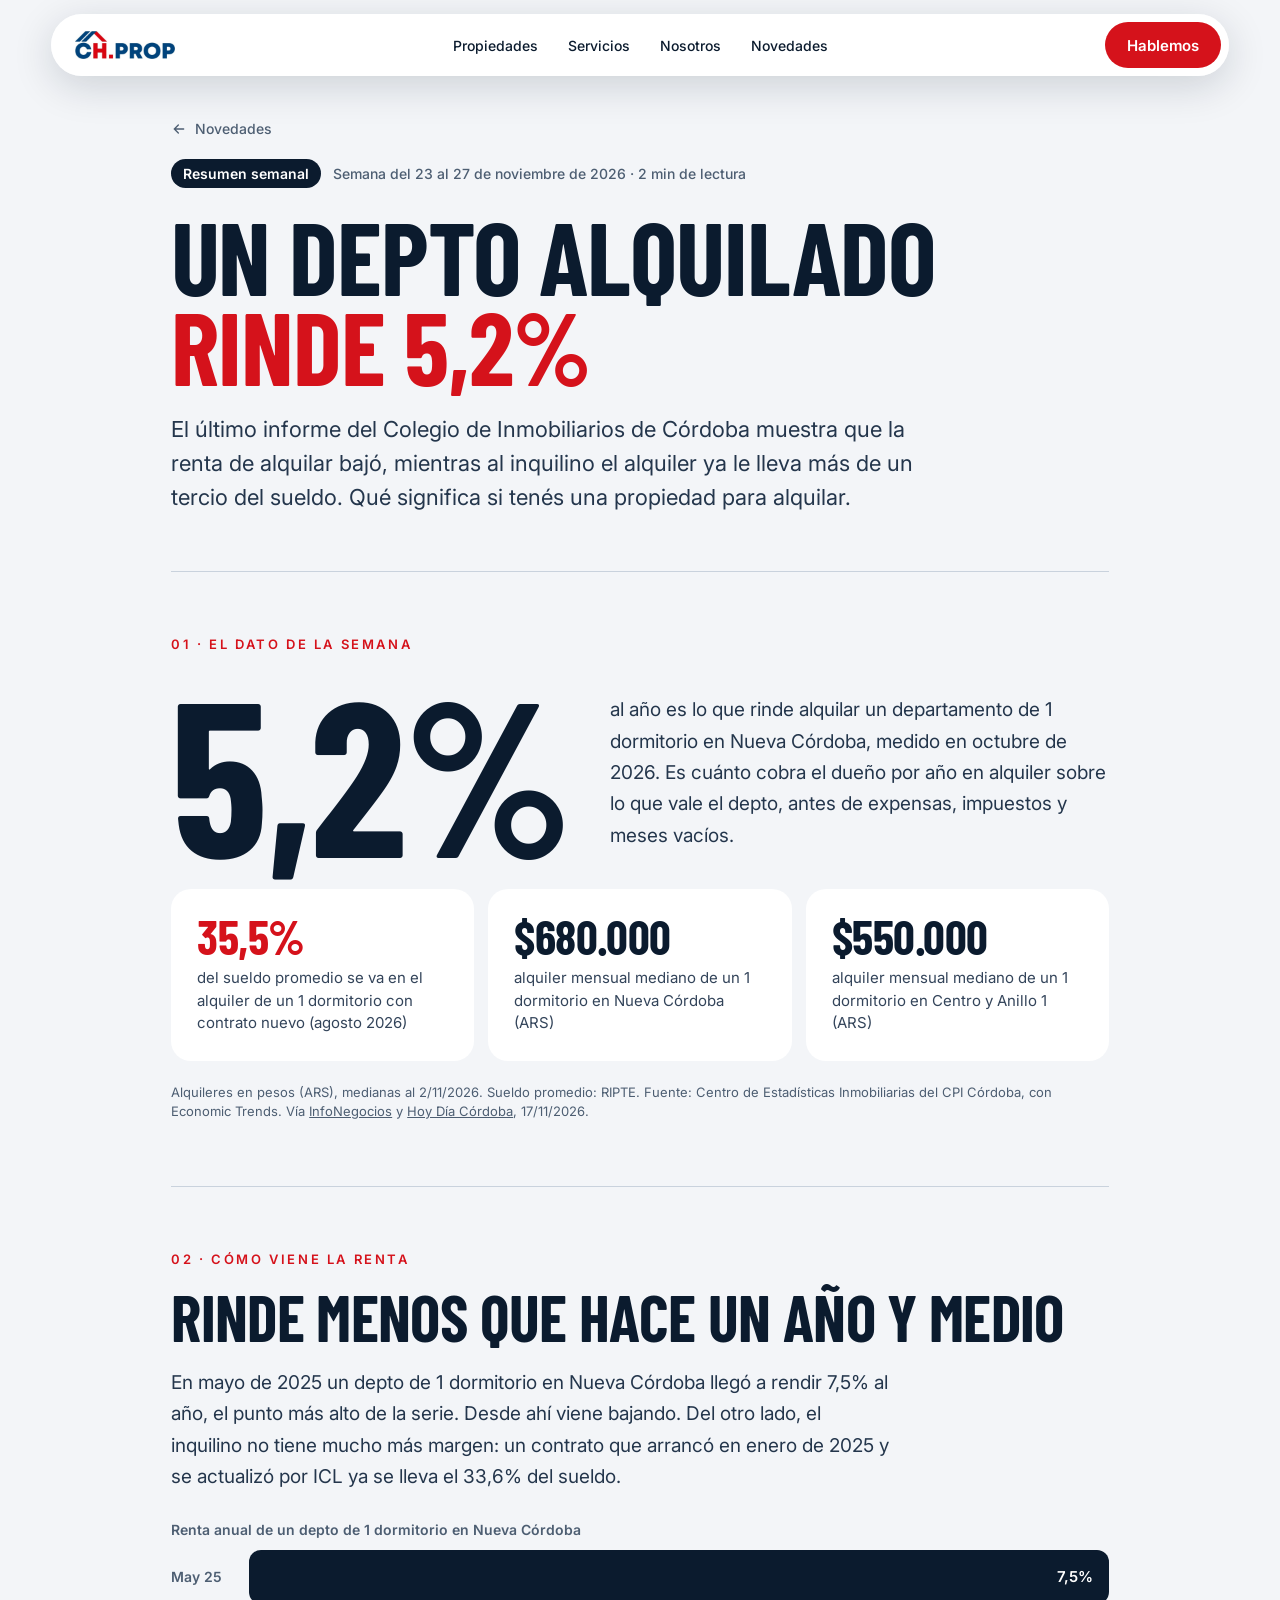
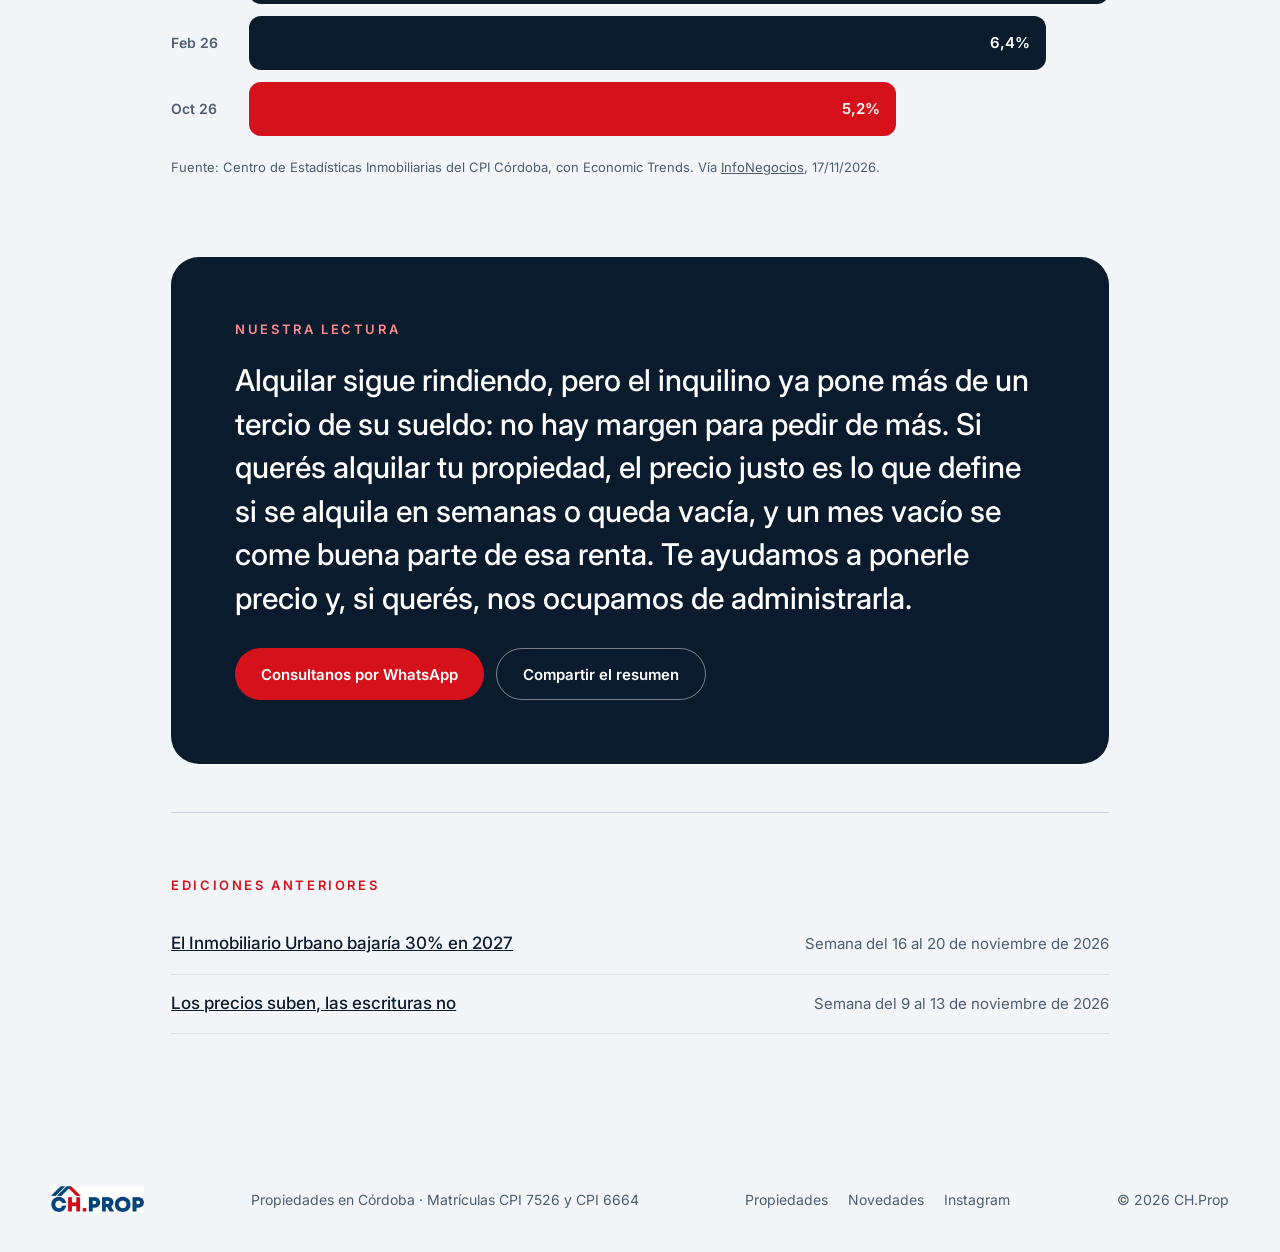
<file: novedades.html>
<!DOCTYPE html>
<html lang="es">
<head>
<meta charset="UTF-8">
<meta name="viewport" content="width=device-width, initial-scale=1, viewport-fit=cover">
<title>Cuánto rinde alquilar un depto en Nueva Córdoba: 5,2% al año – Novedades CH.Prop</title>
<meta name="description" content="Alquilar un departamento de 1 dormitorio en Nueva Córdoba rinde 5,2% al año y al inquilino le lleva más de un tercio del sueldo. Qué significa si tenés una propiedad para alquilar.">
<meta name="theme-color" content="#07182E">
<meta property="og:title" content="Cuánto rinde alquilar un depto en Nueva Córdoba: 5,2% al año – Novedades CH.Prop">
<meta property="og:description" content="Alquilar un departamento de 1 dormitorio en Nueva Córdoba rinde 5,2% al año y al inquilino le lleva más de un tercio del sueldo. Qué significa si tenés una propiedad para alquilar.">
<meta property="og:type" content="article">
<link rel="canonical" href="https://chprop.com.ar/novedades/2026-11-23.html">
<meta property="og:url" content="https://chprop.com.ar/novedades/2026-11-23.html">
<meta property="og:image" content="https://chprop.com.ar/logo-chprop.png">
<script type="application/ld+json">
{
 "@context": "https://schema.org",
 "@type": "NewsArticle",
 "headline": "Un depto alquilado rinde 5,2% al año",
 "description": "Alquilar un departamento de 1 dormitorio en Nueva Córdoba rinde 5,2% al año y al inquilino le lleva más de un tercio del sueldo. Qué significa si tenés una propiedad para alquilar.",
 "datePublished": "2026-11-23T09:00:00-03:00",
 "dateModified": "2026-11-23T09:00:00-03:00",
 "inLanguage": "es-AR",
 "mainEntityOfPage": "https://chprop.com.ar/novedades/2026-11-23.html",
 "image": "https://chprop.com.ar/logo-chprop.png",
 "author": {
  "@type": "Organization",
  "name": "CH.Prop",
  "url": "https://chprop.com.ar/"
 },
 "publisher": {
  "@type": "Organization",
  "name": "CH.Prop",
  "url": "https://chprop.com.ar/",
  "logo": {
   "@type": "ImageObject",
   "url": "https://chprop.com.ar/logo-chprop.png"
  }
 },
 "about": {
  "@type": "Place",
  "name": "Córdoba, Argentina"
 }
}
</script>
<link rel="icon" href="/favicon.ico" sizes="any">
<link rel="icon" type="image/png" href="/icono-192.png">
<link rel="apple-touch-icon" href="/icono-180.png">
<link rel="preconnect" href="https://fonts.googleapis.com">
<link rel="preconnect" href="https://fonts.gstatic.com" crossorigin>
<link href="https://fonts.googleapis.com/css2?family=Barlow+Condensed:wght@500;600;700&family=Inter:wght@400;500;600&display=swap" rel="stylesheet">
<link rel="stylesheet" href="/estilos.css">
<style>
.art{max-width:1040px;margin:0 auto;padding:120px var(--pad) 40px}
.blk{display:flex;flex-direction:column;gap:22px;padding:64px 0;border-top:1px solid var(--line)}
.body{margin:0;font-size:19px;line-height:1.65;color:#24364C;max-width:720px}
.src{margin:0;font-size:13px;line-height:1.5;color:var(--muted)}.src a{color:var(--muted)}
.tiles{display:grid;grid-template-columns:repeat(auto-fit,minmax(200px,1fr));gap:14px}
.tile{background:#fff;border-radius:20px;padding:26px;display:flex;flex-direction:column;gap:10px}
.tile b{font-size:48px}.tile span{font-size:15px;color:var(--body)}
.brow{display:flex;align-items:center;gap:14px}
.brow>span{width:44px;flex:none;font:600 14px Inter,sans-serif;color:var(--muted)}
.bar{height:54px;border-radius:12px;display:flex;align-items:center;justify-content:flex-end;padding:0 16px;font:600 15px Inter,sans-serif;transform-origin:left;transform:scaleX(0);transition:transform 1.2s var(--ease)}
.in .bar,.bars-in .bar{transform:none}
.rate{display:flex;justify-content:space-between;align-items:baseline;gap:16px;padding:18px 0;border-bottom:1px solid var(--line-l);flex-wrap:wrap}
.rate b{font-size:36px}
.h{margin:0;font-size:clamp(42px,5vw,72px)}
@media (max-width:900px){.art{padding-top:100px}.blk{padding:48px 0}.body{font-size:17px}.tile b{font-size:42px}}
@media (prefers-reduced-motion:reduce){.bar{transform:none}}
</style>
</head>
<body>

<header class="nav">
  <div class="nav-in">
    <a href="/" class="nav-logo" aria-label="CH.Prop — inicio"><img src="/logo-chprop.png" alt="CH.Prop" width="100" height="28"></a>
    <nav class="nav-links" aria-label="Principal">
      <a href="/#propiedades">Propiedades</a>
      <a href="/#servicios">Servicios</a>
      <a href="/#nosotros">Nosotros</a>
      <a href="/novedades.html">Novedades</a>
    </nav>
    <a class="btn red nav-cta" href="https://wa.me/5493518626653" target="_blank" rel="noopener">Hablemos</a>
    <a class="burger" href="/" aria-label="Volver al inicio" style="text-decoration:none"><svg width="20" height="20" viewBox="0 0 24 24" fill="none" stroke="currentColor" stroke-width="2" stroke-linecap="round" aria-hidden="true"><path d="M19 12H5M11 6l-6 6 6 6"/></svg></a>
  </div>
</header>

<main class="art">
  <div style="display:flex;flex-direction:column;gap:22px;padding-bottom:56px">
    <a href="/#novedades" class="fade" style="display:inline-flex;align-items:center;gap:8px;font:500 14px Inter,sans-serif;color:var(--muted);text-decoration:none"><svg width="16" height="16" viewBox="0 0 24 24" fill="none" stroke="currentColor" stroke-width="2" stroke-linecap="round" aria-hidden="true"><path d="M19 12H5M11 6l-6 6 6 6"/></svg>Novedades</a>
    <span class="fade" style="animation-delay:.1s;display:flex;gap:12px;flex-wrap:wrap;align-items:center;font:500 14px Inter,sans-serif;color:var(--muted)">
      <span style="background:var(--ink);color:#fff;padding:6px 12px;border-radius:999px;font-weight:600">Resumen semanal</span>
      Semana del 23 al 27 de noviembre de 2026 · 2 min de lectura
    </span>
    <h1 class="disp fade" style="animation-delay:.2s;margin:0;font-size:clamp(52px,8vw,112px)">Un depto alquilado<br><span style="color:var(--red)">rinde 5,2%</span></h1>
    <p class="fade" style="animation-delay:.3s;margin:0;font-size:clamp(18px,2vw,22px);line-height:1.55;color:#24364C;max-width:760px">El último informe del Colegio de Inmobiliarios de Córdoba muestra que la renta de alquilar bajó, mientras al inquilino el alquiler ya le lleva más de un tercio del sueldo. Qué significa si tenés una propiedad para alquilar.</p>
  </div>

  <section class="blk">
    <span class="kicker rv">01 · El dato de la semana</span>
    <div class="rv" style="display:flex;flex-wrap:wrap;align-items:flex-end;gap:8px 40px">
      <span class="disp" style="font-size:clamp(110px,18vw,220px)">5,2%</span>
      <p class="body" style="flex:1 1 260px;padding-bottom:16px">al año es lo que rinde alquilar un departamento de 1 dormitorio en Nueva Córdoba, medido en octubre de 2026. Es cuánto cobra el dueño por año en alquiler sobre lo que vale el depto, antes de expensas, impuestos y meses vacíos.</p>
    </div>
    <div class="tiles rv">
      <div class="tile"><b class="disp" style="color:var(--red)">35,5%</b><span>del sueldo promedio se va en el alquiler de un 1 dormitorio con contrato nuevo (agosto 2026)</span></div>
      <div class="tile"><b class="disp">$680.000</b><span>alquiler mensual mediano de un 1 dormitorio en Nueva Córdoba (ARS)</span></div>
      <div class="tile"><b class="disp">$550.000</b><span>alquiler mensual mediano de un 1 dormitorio en Centro y Anillo 1 (ARS)</span></div>
    </div>
    <p class="src rv">Alquileres en pesos (ARS), medianas al 2/11/2026. Sueldo promedio: RIPTE. Fuente: Centro de Estadísticas Inmobiliarias del CPI Córdoba, con Economic Trends. Vía <a href="https://infonegocios.info/plus/alquilar-un-departamento-de-un-dormitorio-en-nueva-cordoba-se-lleva-el-36-del-sueldo-al-dueno-le-rinde-5-2-al-ano" target="_blank" rel="noopener">InfoNegocios</a> y <a href="https://hoydia.com.ar/economia/alquiler-cordoba-tercio-salario-renta/" target="_blank" rel="noopener">Hoy Día Córdoba</a>, 17/11/2026.</p>
  </section>

  <section class="blk">
    <span class="kicker rv">02 · Cómo viene la renta</span>
    <h2 class="disp h rv">Rinde menos que hace un año y medio</h2>
    <p class="body rv">En mayo de 2025 un depto de 1 dormitorio en Nueva Córdoba llegó a rendir 7,5% al año, el punto más alto de la serie. Desde ahí viene bajando. Del otro lado, el inquilino no tiene mucho más margen: un contrato que arrancó en enero de 2025 y se actualizó por ICL ya se lleva el 33,6% del sueldo.</p>
    <div class="rv" style="display:flex;flex-direction:column;gap:12px;padding-top:6px">
      <span style="font:600 14px Inter,sans-serif;color:var(--muted)">Renta anual de un depto de 1 dormitorio en Nueva Córdoba</span>
      <div class="brow"><span style="width:64px">May 25</span><div class="bar" style="width:100%;background:var(--ink);color:#fff">7,5%</div></div>
      <div class="brow"><span style="width:64px">Feb 26</span><div class="bar" style="width:85%;background:var(--ink);color:#fff;transition-delay:.15s">6,4%</div></div>
      <div class="brow"><span style="width:64px">Oct 26</span><div class="bar" style="width:69%;background:var(--red);color:#fff;transition-delay:.3s">5,2%</div></div>
    </div>
    <p class="src rv">Fuente: Centro de Estadísticas Inmobiliarias del CPI Córdoba, con Economic Trends. Vía <a href="https://infonegocios.info/plus/alquilar-un-departamento-de-un-dormitorio-en-nueva-cordoba-se-lleva-el-36-del-sueldo-al-dueno-le-rinde-5-2-al-ano" target="_blank" rel="noopener">InfoNegocios</a>, 17/11/2026.</p>
  </section>

  <section class="rv" style="background:var(--ink);color:#fff;border-radius:28px;padding:clamp(28px,5vw,64px);display:flex;flex-direction:column;gap:22px;margin-top:16px">
    <span class="kicker" style="color:#FF8A8F">Nuestra lectura</span>
    <p style="margin:0;font:500 clamp(20px,2.4vw,30px)/1.45 Inter,sans-serif;max-width:820px">Alquilar sigue rindiendo, pero el inquilino ya pone más de un tercio de su sueldo: no hay margen para pedir de más. Si querés alquilar tu propiedad, el precio justo es lo que define si se alquila en semanas o queda vacía, y un mes vacío se come buena parte de esa renta. Te ayudamos a ponerle precio y, si querés, nos ocupamos de administrarla.</p>
    <div style="display:flex;gap:12px;flex-wrap:wrap;padding-top:6px">
      <a class="btn red" href="https://wa.me/5493518626653?text=Hola%2C%20le%C3%AD%20el%20resumen%20semanal%20y%20quiero%20consultar" target="_blank" rel="noopener">Consultanos por WhatsApp</a>
      <button type="button" class="btn ghost" id="share">Compartir el resumen</button>
    </div>
  </section>

  <section class="blk" style="margin-top:48px">
    <span class="kicker rv">Ediciones anteriores</span>
    <ul class="rv" style="margin:0;padding:0;list-style:none;display:flex;flex-direction:column">
      <li class="rate"><a href="/novedades/2026-11-16.html" style="font:500 17px Inter,sans-serif;color:var(--ink)">El Inmobiliario Urbano bajaría 30% en 2027</a><span style="color:var(--muted);font-size:15px">Semana del 16 al 20 de noviembre de 2026</span></li>
      <li class="rate"><a href="/novedades/2026-11-09.html" style="font:500 17px Inter,sans-serif;color:var(--ink)">Los precios suben, las escrituras no</a><span style="color:var(--muted);font-size:15px">Semana del 9 al 13 de noviembre de 2026</span></li>
    </ul>
  </section>
</main>

<footer class="foot">
  <div class="foot-in">
    <img src="/logo-chprop.png" alt="CH.Prop" loading="lazy">
    <span>Propiedades en Córdoba · Matrículas CPI 7526 y CPI 6664</span>
    <nav aria-label="Pie"><a href="/#propiedades">Propiedades</a><a href="/novedades.html">Novedades</a><a href="https://www.instagram.com/ch.prop.ok" target="_blank" rel="noopener">Instagram</a></nav>
    <span>© 2026 CH.Prop</span>
  </div>
</footer>

<script>
(function () {
  var io = 'IntersectionObserver' in window ? new IntersectionObserver(function (es) {
    es.forEach(function (e) { if (e.isIntersecting) { e.target.classList.add('in'); io.unobserve(e.target); } });
  }, { rootMargin: '0px 0px -8% 0px' }) : null;
  document.querySelectorAll('.rv').forEach(function (el) { io ? io.observe(el) : el.classList.add('in'); });
  window.addEventListener('scroll', function () {
    document.querySelectorAll('.rv:not(.in)').forEach(function (el) { if (el.getBoundingClientRect().top < innerHeight) el.classList.add('in'); });
  }, { passive: true });
  var b = document.getElementById('share');
  b.addEventListener('click', function () {
    var url = location.href;
    if (navigator.share) { navigator.share({ title: document.title, url: url }).catch(function () {}); return; }
    if (navigator.clipboard) navigator.clipboard.writeText(url);
    b.textContent = 'Enlace copiado';
  });
})();
</script>
</body>
</html>
</file>
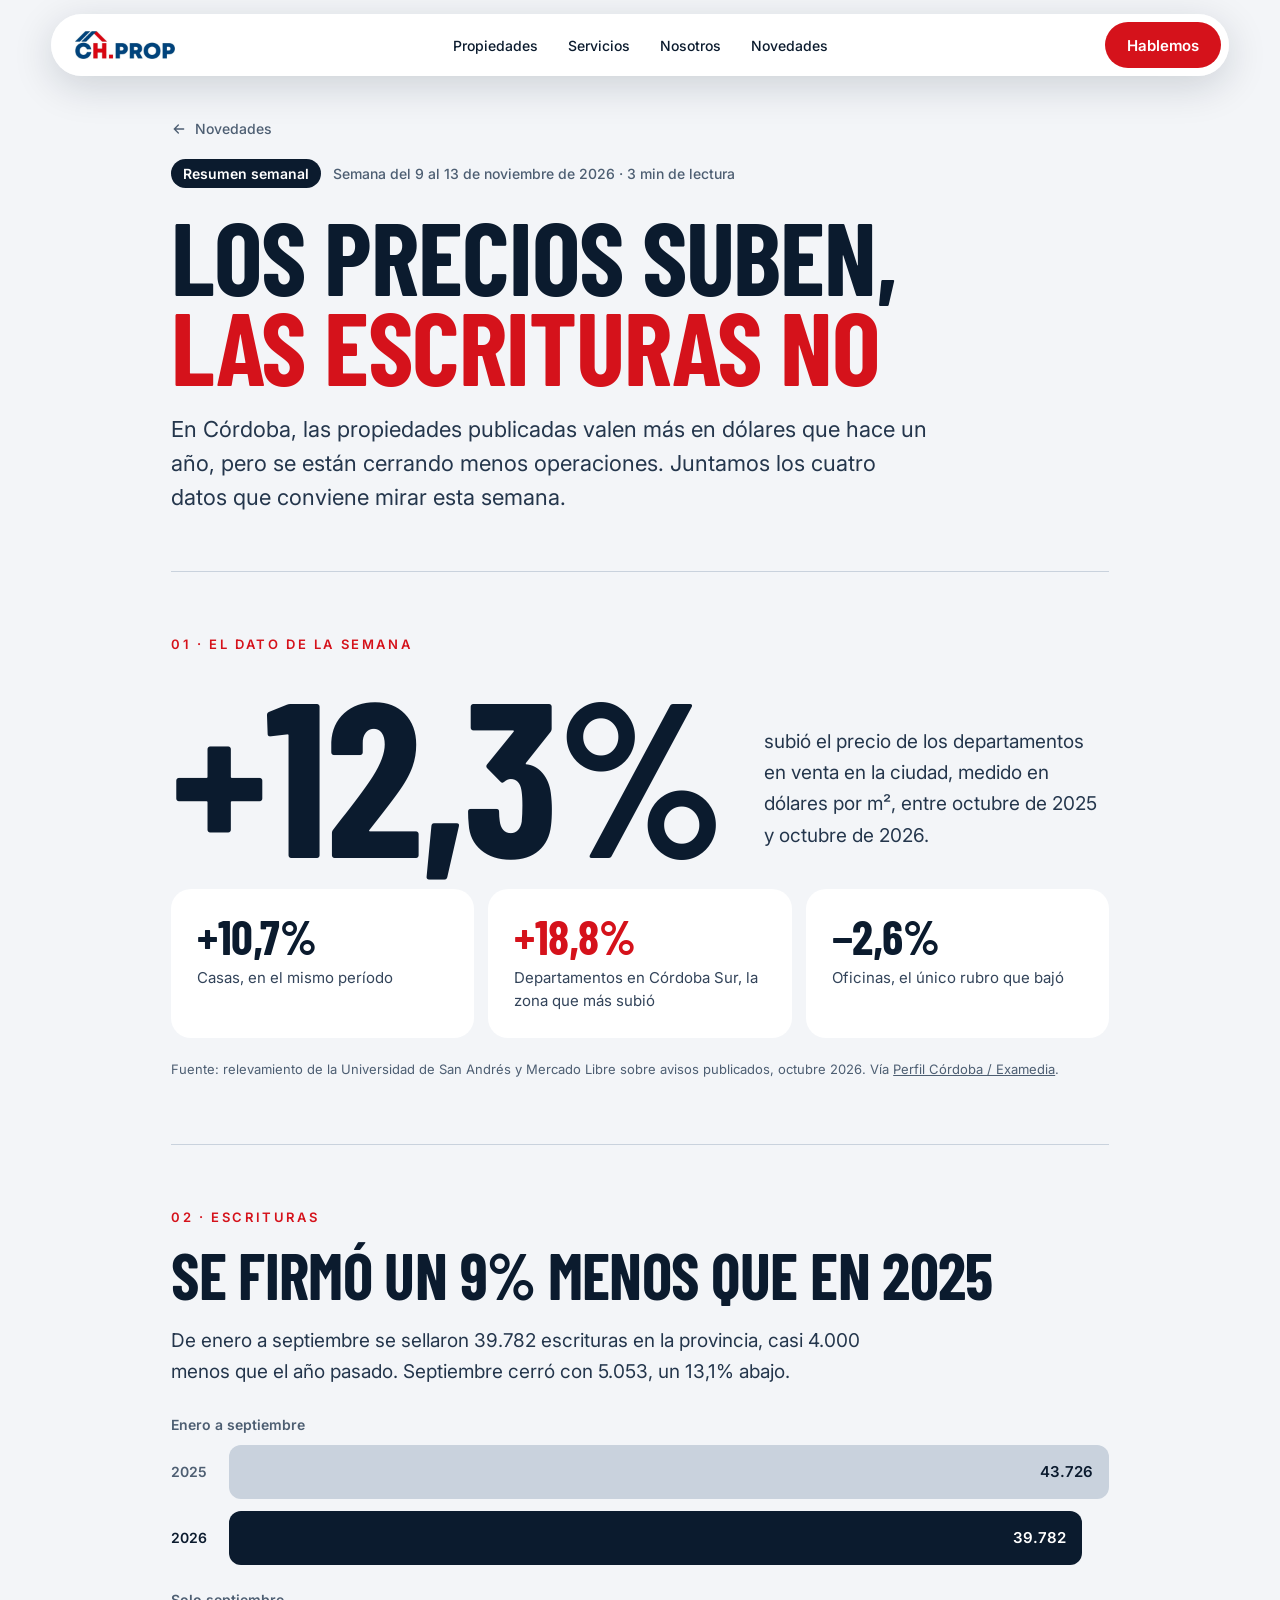
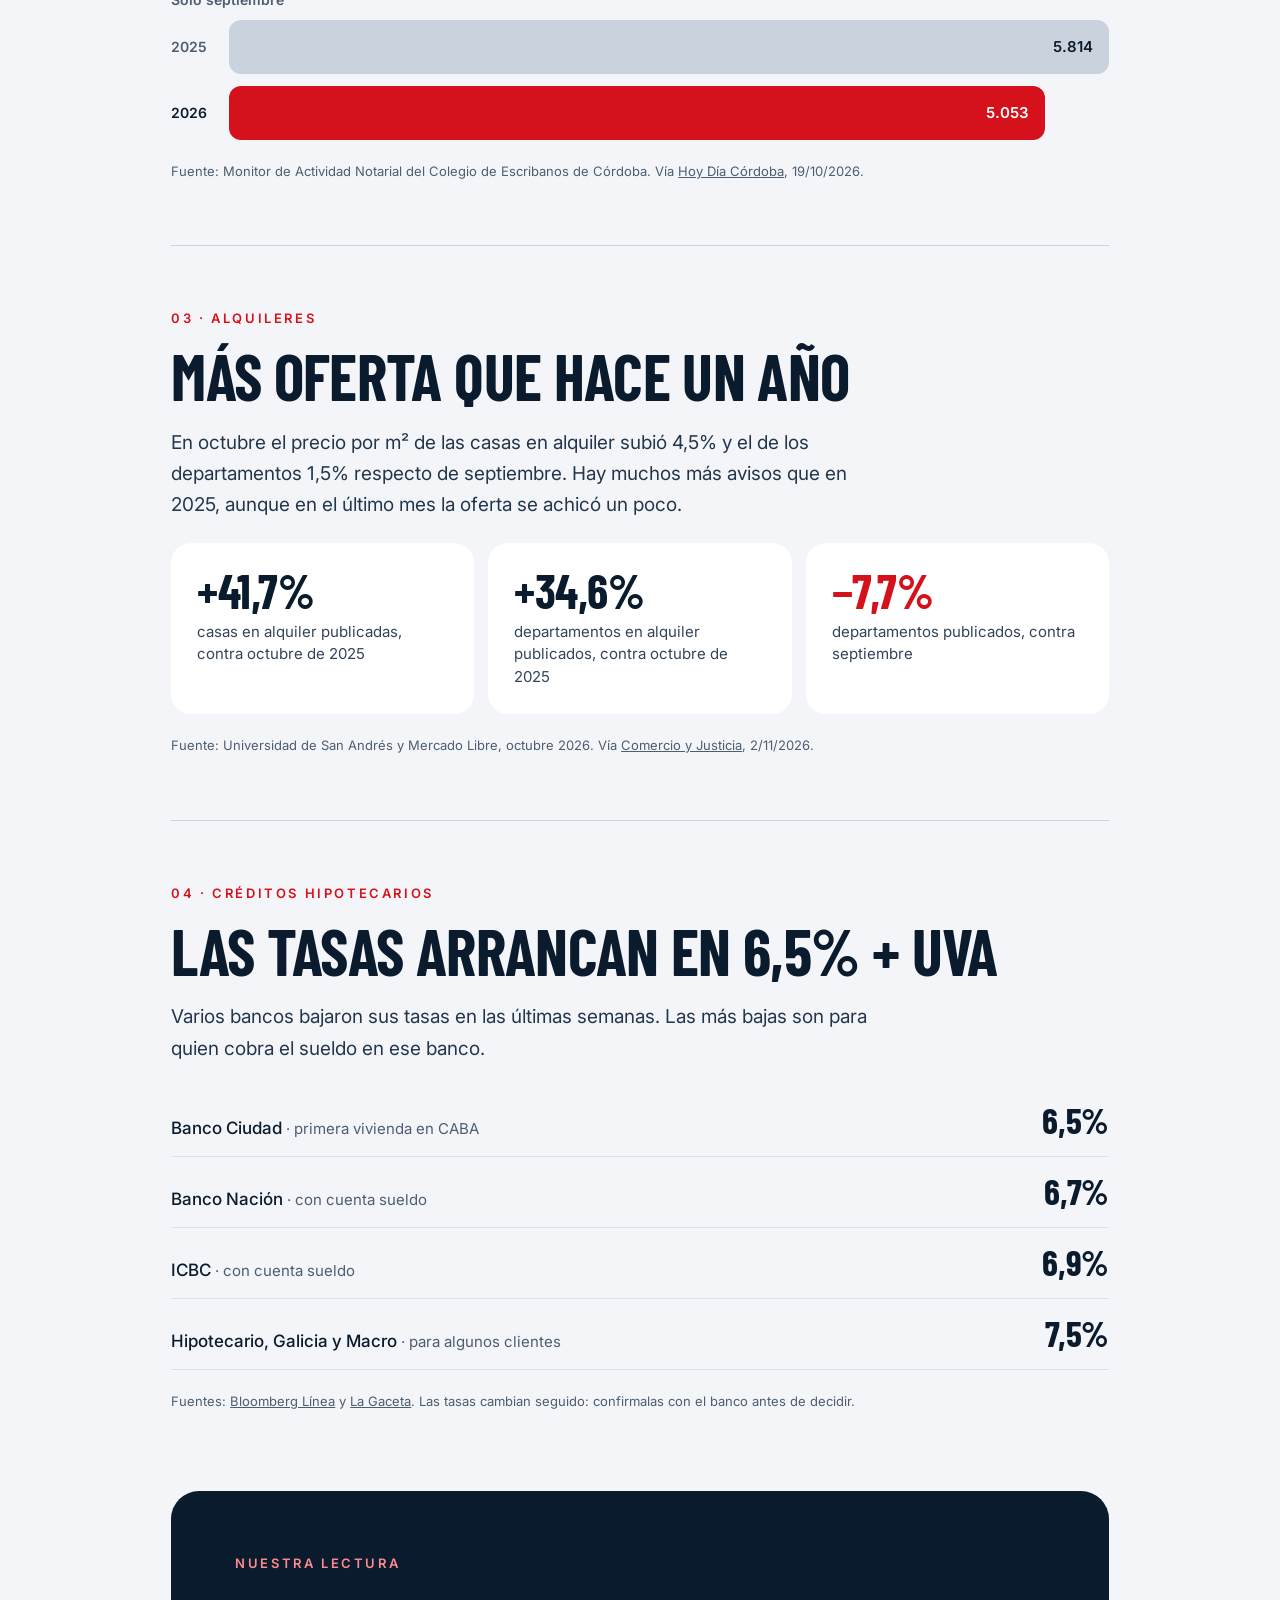
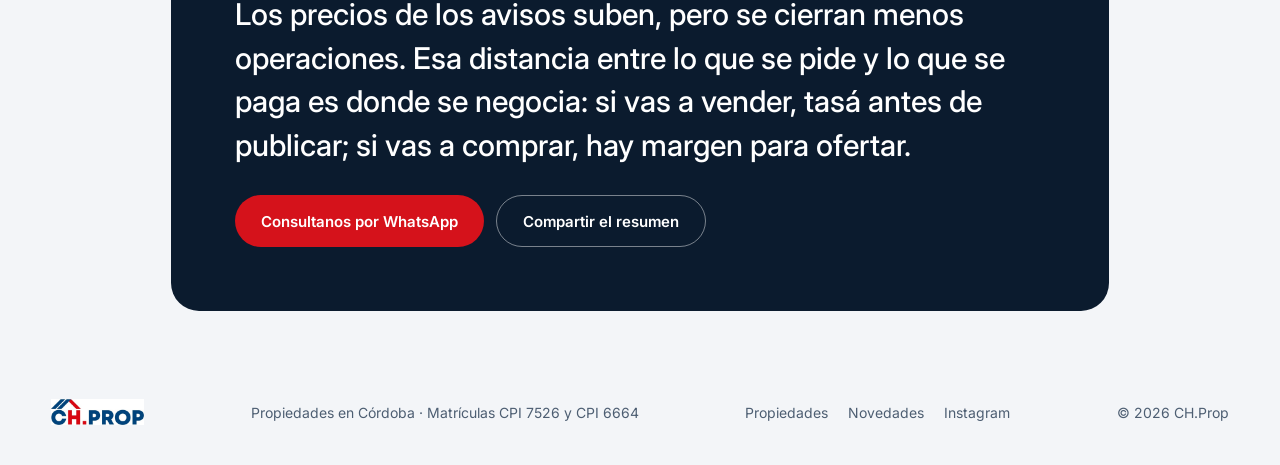
<file: novedades/2026-11-09.html>
<!DOCTYPE html>
<html lang="es">
<head>
<meta charset="UTF-8">
<meta name="viewport" content="width=device-width, initial-scale=1, viewport-fit=cover">
<title>Precios y escrituras en Córdoba: los precios suben, las escrituras no – Novedades CH.Prop</title>
<meta name="description" content="En Córdoba las propiedades publicadas valen más en dólares que hace un año, pero se firman menos escrituras. Los datos de la semana del 9 al 13 de noviembre de 2026, con fuentes.">
<meta name="theme-color" content="#07182E">
<meta property="og:title" content="Precios y escrituras en Córdoba: los precios suben, las escrituras no – Novedades CH.Prop">
<meta property="og:description" content="En Córdoba las propiedades publicadas valen más en dólares que hace un año, pero se firman menos escrituras. Los datos de la semana del 9 al 13 de noviembre de 2026, con fuentes.">
<meta property="og:type" content="article">
<link rel="canonical" href="https://chprop.com.ar/novedades/2026-11-09.html">
<meta property="og:url" content="https://chprop.com.ar/novedades/2026-11-09.html">
<meta property="og:image" content="https://chprop.com.ar/logo-chprop.png">
<script type="application/ld+json">
{
 "@context": "https://schema.org",
 "@type": "NewsArticle",
 "headline": "Los precios suben, las escrituras no",
 "description": "En Córdoba las propiedades publicadas valen más en dólares que hace un año, pero se firman menos escrituras. Los datos de la semana del 9 al 13 de noviembre de 2026, con fuentes.",
 "datePublished": "2026-11-09T09:00:00-03:00",
 "dateModified": "2026-11-09T09:00:00-03:00",
 "inLanguage": "es-AR",
 "mainEntityOfPage": "https://chprop.com.ar/novedades/2026-11-09.html",
 "image": "https://chprop.com.ar/logo-chprop.png",
 "author": {
  "@type": "Organization",
  "name": "CH.Prop",
  "url": "https://chprop.com.ar/"
 },
 "publisher": {
  "@type": "Organization",
  "name": "CH.Prop",
  "url": "https://chprop.com.ar/",
  "logo": {
   "@type": "ImageObject",
   "url": "https://chprop.com.ar/logo-chprop.png"
  }
 },
 "about": {
  "@type": "Place",
  "name": "Córdoba, Argentina"
 }
}
</script>
<link rel="icon" href="/favicon.ico" sizes="any">
<link rel="icon" type="image/png" href="/icono-192.png">
<link rel="apple-touch-icon" href="/icono-180.png">
<link rel="preconnect" href="https://fonts.googleapis.com">
<link rel="preconnect" href="https://fonts.gstatic.com" crossorigin>
<link href="https://fonts.googleapis.com/css2?family=Barlow+Condensed:wght@500;600;700&family=Inter:wght@400;500;600&display=swap" rel="stylesheet">
<link rel="stylesheet" href="/estilos.css">
<style>
.art{max-width:1040px;margin:0 auto;padding:120px var(--pad) 40px}
.blk{display:flex;flex-direction:column;gap:22px;padding:64px 0;border-top:1px solid var(--line)}
.body{margin:0;font-size:19px;line-height:1.65;color:#24364C;max-width:720px}
.src{margin:0;font-size:13px;line-height:1.5;color:var(--muted)}.src a{color:var(--muted)}
.tiles{display:grid;grid-template-columns:repeat(auto-fit,minmax(200px,1fr));gap:14px}
.tile{background:#fff;border-radius:20px;padding:26px;display:flex;flex-direction:column;gap:10px}
.tile b{font-size:48px}.tile span{font-size:15px;color:var(--body)}
.brow{display:flex;align-items:center;gap:14px}
.brow>span{width:44px;flex:none;font:600 14px Inter,sans-serif;color:var(--muted)}
.bar{height:54px;border-radius:12px;display:flex;align-items:center;justify-content:flex-end;padding:0 16px;font:600 15px Inter,sans-serif;transform-origin:left;transform:scaleX(0);transition:transform 1.2s var(--ease)}
.in .bar,.bars-in .bar{transform:none}
.rate{display:flex;justify-content:space-between;align-items:baseline;gap:16px;padding:18px 0;border-bottom:1px solid var(--line-l);flex-wrap:wrap}
.rate b{font-size:36px}
.h{margin:0;font-size:clamp(42px,5vw,72px)}
@media (max-width:900px){.art{padding-top:100px}.blk{padding:48px 0}.body{font-size:17px}.tile b{font-size:42px}}
@media (prefers-reduced-motion:reduce){.bar{transform:none}}
</style>
</head>
<body>

<header class="nav">
  <div class="nav-in">
    <a href="/" class="nav-logo" aria-label="CH.Prop — inicio"><img src="/logo-chprop.png" alt="CH.Prop" width="100" height="28"></a>
    <nav class="nav-links" aria-label="Principal">
      <a href="/#propiedades">Propiedades</a>
      <a href="/#servicios">Servicios</a>
      <a href="/#nosotros">Nosotros</a>
      <a href="/novedades.html">Novedades</a>
    </nav>
    <a class="btn red nav-cta" href="https://wa.me/5493518626653" target="_blank" rel="noopener">Hablemos</a>
    <a class="burger" href="/" aria-label="Volver al inicio" style="text-decoration:none"><svg width="20" height="20" viewBox="0 0 24 24" fill="none" stroke="currentColor" stroke-width="2" stroke-linecap="round" aria-hidden="true"><path d="M19 12H5M11 6l-6 6 6 6"/></svg></a>
  </div>
</header>

<main class="art">
  <div style="display:flex;flex-direction:column;gap:22px;padding-bottom:56px">
    <a href="/#novedades" class="fade" style="display:inline-flex;align-items:center;gap:8px;font:500 14px Inter,sans-serif;color:var(--muted);text-decoration:none"><svg width="16" height="16" viewBox="0 0 24 24" fill="none" stroke="currentColor" stroke-width="2" stroke-linecap="round" aria-hidden="true"><path d="M19 12H5M11 6l-6 6 6 6"/></svg>Novedades</a>
    <span class="fade" style="animation-delay:.1s;display:flex;gap:12px;flex-wrap:wrap;align-items:center;font:500 14px Inter,sans-serif;color:var(--muted)">
      <span style="background:var(--ink);color:#fff;padding:6px 12px;border-radius:999px;font-weight:600">Resumen semanal</span>
      Semana del 9 al 13 de noviembre de 2026 · 3 min de lectura
    </span>
    <h1 class="disp fade" style="animation-delay:.2s;margin:0;font-size:clamp(52px,8vw,112px)">Los precios suben,<br><span style="color:var(--red)">las escrituras no</span></h1>
    <p class="fade" style="animation-delay:.3s;margin:0;font-size:clamp(18px,2vw,22px);line-height:1.55;color:#24364C;max-width:760px">En Córdoba, las propiedades publicadas valen más en dólares que hace un año, pero se están cerrando menos operaciones. Juntamos los cuatro datos que conviene mirar esta semana.</p>
  </div>

  <section class="blk">
    <span class="kicker rv">01 · El dato de la semana</span>
    <div class="rv" style="display:flex;flex-wrap:wrap;align-items:flex-end;gap:8px 40px">
      <span class="disp" style="font-size:clamp(110px,18vw,220px)">+12,3%</span>
      <p class="body" style="flex:1 1 260px;padding-bottom:16px">subió el precio de los departamentos en venta en la ciudad, medido en dólares por m², entre octubre de 2025 y octubre de 2026.</p>
    </div>
    <div class="tiles rv">
      <div class="tile"><b class="disp">+10,7%</b><span>Casas, en el mismo período</span></div>
      <div class="tile"><b class="disp" style="color:var(--red)">+18,8%</b><span>Departamentos en Córdoba Sur, la zona que más subió</span></div>
      <div class="tile"><b class="disp">−2,6%</b><span>Oficinas, el único rubro que bajó</span></div>
    </div>
    <p class="src rv">Fuente: relevamiento de la Universidad de San Andrés y Mercado Libre sobre avisos publicados, octubre 2026. Vía <a href="https://examedia.com.ar/portada/post/88172124" target="_blank" rel="noopener">Perfil Córdoba / Examedia</a>.</p>
  </section>

  <section class="blk">
    <span class="kicker rv">02 · Escrituras</span>
    <h2 class="disp h rv">Se firmó un 9% menos que en 2025</h2>
    <p class="body rv">De enero a septiembre se sellaron 39.782 escrituras en la provincia, casi 4.000 menos que el año pasado. Septiembre cerró con 5.053, un 13,1% abajo.</p>
    <div class="rv" style="display:flex;flex-direction:column;gap:12px;padding-top:6px">
      <span style="font:600 14px Inter,sans-serif;color:var(--muted)">Enero a septiembre</span>
      <div class="brow"><span>2025</span><div class="bar" style="width:100%;background:var(--line);color:var(--ink)">43.726</div></div>
      <div class="brow"><span style="color:var(--ink)">2026</span><div class="bar" style="width:91%;background:var(--ink);color:#fff;transition-delay:.15s">39.782</div></div>
      <span style="font:600 14px Inter,sans-serif;color:var(--muted);padding-top:14px">Solo septiembre</span>
      <div class="brow"><span>2025</span><div class="bar" style="width:100%;background:var(--line);color:var(--ink);transition-delay:.3s">5.814</div></div>
      <div class="brow"><span style="color:var(--ink)">2026</span><div class="bar" style="width:87%;background:var(--red);color:#fff;transition-delay:.45s">5.053</div></div>
    </div>
    <p class="src rv">Fuente: Monitor de Actividad Notarial del Colegio de Escribanos de Córdoba. Vía <a href="https://hoydia.com.ar/economia/la-actividad-inmobiliaria-cayo-un-9-en-los-primeros-9-meses-del-ano-en-cordoba/" target="_blank" rel="noopener">Hoy Día Córdoba</a>, 19/10/2026.</p>
  </section>

  <section class="blk">
    <span class="kicker rv">03 · Alquileres</span>
    <h2 class="disp h rv">Más oferta que hace un año</h2>
    <p class="body rv">En octubre el precio por m² de las casas en alquiler subió 4,5% y el de los departamentos 1,5% respecto de septiembre. Hay muchos más avisos que en 2025, aunque en el último mes la oferta se achicó un poco.</p>
    <div class="tiles rv">
      <div class="tile"><b class="disp">+41,7%</b><span>casas en alquiler publicadas, contra octubre de 2025</span></div>
      <div class="tile"><b class="disp">+34,6%</b><span>departamentos en alquiler publicados, contra octubre de 2025</span></div>
      <div class="tile"><b class="disp" style="color:var(--red)">−7,7%</b><span>departamentos publicados, contra septiembre</span></div>
    </div>
    <p class="src rv">Fuente: Universidad de San Andrés y Mercado Libre, octubre 2026. Vía <a href="https://comercioyjusticia.info/negocios/los-precios-de-los-alquileres-en-cordoba-siguen-en-aumento/" target="_blank" rel="noopener">Comercio y Justicia</a>, 2/11/2026.</p>
  </section>

  <section class="blk">
    <span class="kicker rv">04 · Créditos hipotecarios</span>
    <h2 class="disp h rv">Las tasas arrancan en 6,5% + UVA</h2>
    <p class="body rv">Varios bancos bajaron sus tasas en las últimas semanas. Las más bajas son para quien cobra el sueldo en ese banco.</p>
    <div class="rv">
      <div class="rate"><span style="font:500 17px Inter,sans-serif">Banco Ciudad <span style="color:var(--muted);font-weight:400;font-size:15px">· primera vivienda en CABA</span></span><b class="disp">6,5%</b></div>
      <div class="rate"><span style="font:500 17px Inter,sans-serif">Banco Nación <span style="color:var(--muted);font-weight:400;font-size:15px">· con cuenta sueldo</span></span><b class="disp">6,7%</b></div>
      <div class="rate"><span style="font:500 17px Inter,sans-serif">ICBC <span style="color:var(--muted);font-weight:400;font-size:15px">· con cuenta sueldo</span></span><b class="disp">6,9%</b></div>
      <div class="rate"><span style="font:500 17px Inter,sans-serif">Hipotecario, Galicia y Macro <span style="color:var(--muted);font-weight:400;font-size:15px">· para algunos clientes</span></span><b class="disp">7,5%</b></div>
    </div>
    <p class="src rv">Fuentes: <a href="https://www.bloomberglinea.com/latinoamerica/argentina/creditos-hipotecarios-uva-que-bancos-bajaron-la-tasa-y-que-requisitos-piden-en-2026/" target="_blank" rel="noopener">Bloomberg Línea</a> y <a href="https://www.lagaceta.com.ar/nota/1154037/sociedad/creditos-hipotecarios-2026-bancos-bajaron-sus-tasas-cuales-piden-menos-ingresos.html" target="_blank" rel="noopener">La Gaceta</a>. Las tasas cambian seguido: confirmalas con el banco antes de decidir.</p>
  </section>

  <section class="rv" style="background:var(--ink);color:#fff;border-radius:28px;padding:clamp(28px,5vw,64px);display:flex;flex-direction:column;gap:22px;margin-top:16px">
    <span class="kicker" style="color:#FF8A8F">Nuestra lectura</span>
    <p style="margin:0;font:500 clamp(20px,2.4vw,30px)/1.45 Inter,sans-serif;max-width:820px">Los precios de los avisos suben, pero se cierran menos operaciones. Esa distancia entre lo que se pide y lo que se paga es donde se negocia: si vas a vender, tasá antes de publicar; si vas a comprar, hay margen para ofertar.</p>
    <div style="display:flex;gap:12px;flex-wrap:wrap;padding-top:6px">
      <a class="btn red" href="https://wa.me/5493518626653?text=Hola%2C%20le%C3%AD%20el%20resumen%20semanal%20y%20quiero%20consultar" target="_blank" rel="noopener">Consultanos por WhatsApp</a>
      <button type="button" class="btn ghost" id="share">Compartir el resumen</button>
    </div>
  </section>
</main>

<footer class="foot">
  <div class="foot-in">
    <img src="/logo-chprop.png" alt="CH.Prop" loading="lazy">
    <span>Propiedades en Córdoba · Matrículas CPI 7526 y CPI 6664</span>
    <nav aria-label="Pie"><a href="/#propiedades">Propiedades</a><a href="/novedades.html">Novedades</a><a href="https://www.instagram.com/ch.prop.ok" target="_blank" rel="noopener">Instagram</a></nav>
    <span>© 2026 CH.Prop</span>
  </div>
</footer>

<script>
(function () {
  var io = 'IntersectionObserver' in window ? new IntersectionObserver(function (es) {
    es.forEach(function (e) { if (e.isIntersecting) { e.target.classList.add('in'); io.unobserve(e.target); } });
  }, { rootMargin: '0px 0px -8% 0px' }) : null;
  document.querySelectorAll('.rv').forEach(function (el) { io ? io.observe(el) : el.classList.add('in'); });
  window.addEventListener('scroll', function () {
    document.querySelectorAll('.rv:not(.in)').forEach(function (el) { if (el.getBoundingClientRect().top < innerHeight) el.classList.add('in'); });
  }, { passive: true });
  var b = document.getElementById('share');
  b.addEventListener('click', function () {
    var url = location.href;
    if (navigator.share) { navigator.share({ title: document.title, url: url }).catch(function () {}); return; }
    if (navigator.clipboard) navigator.clipboard.writeText(url);
    b.textContent = 'Enlace copiado';
  });
})();
</script>
</body>
</html>
</file>
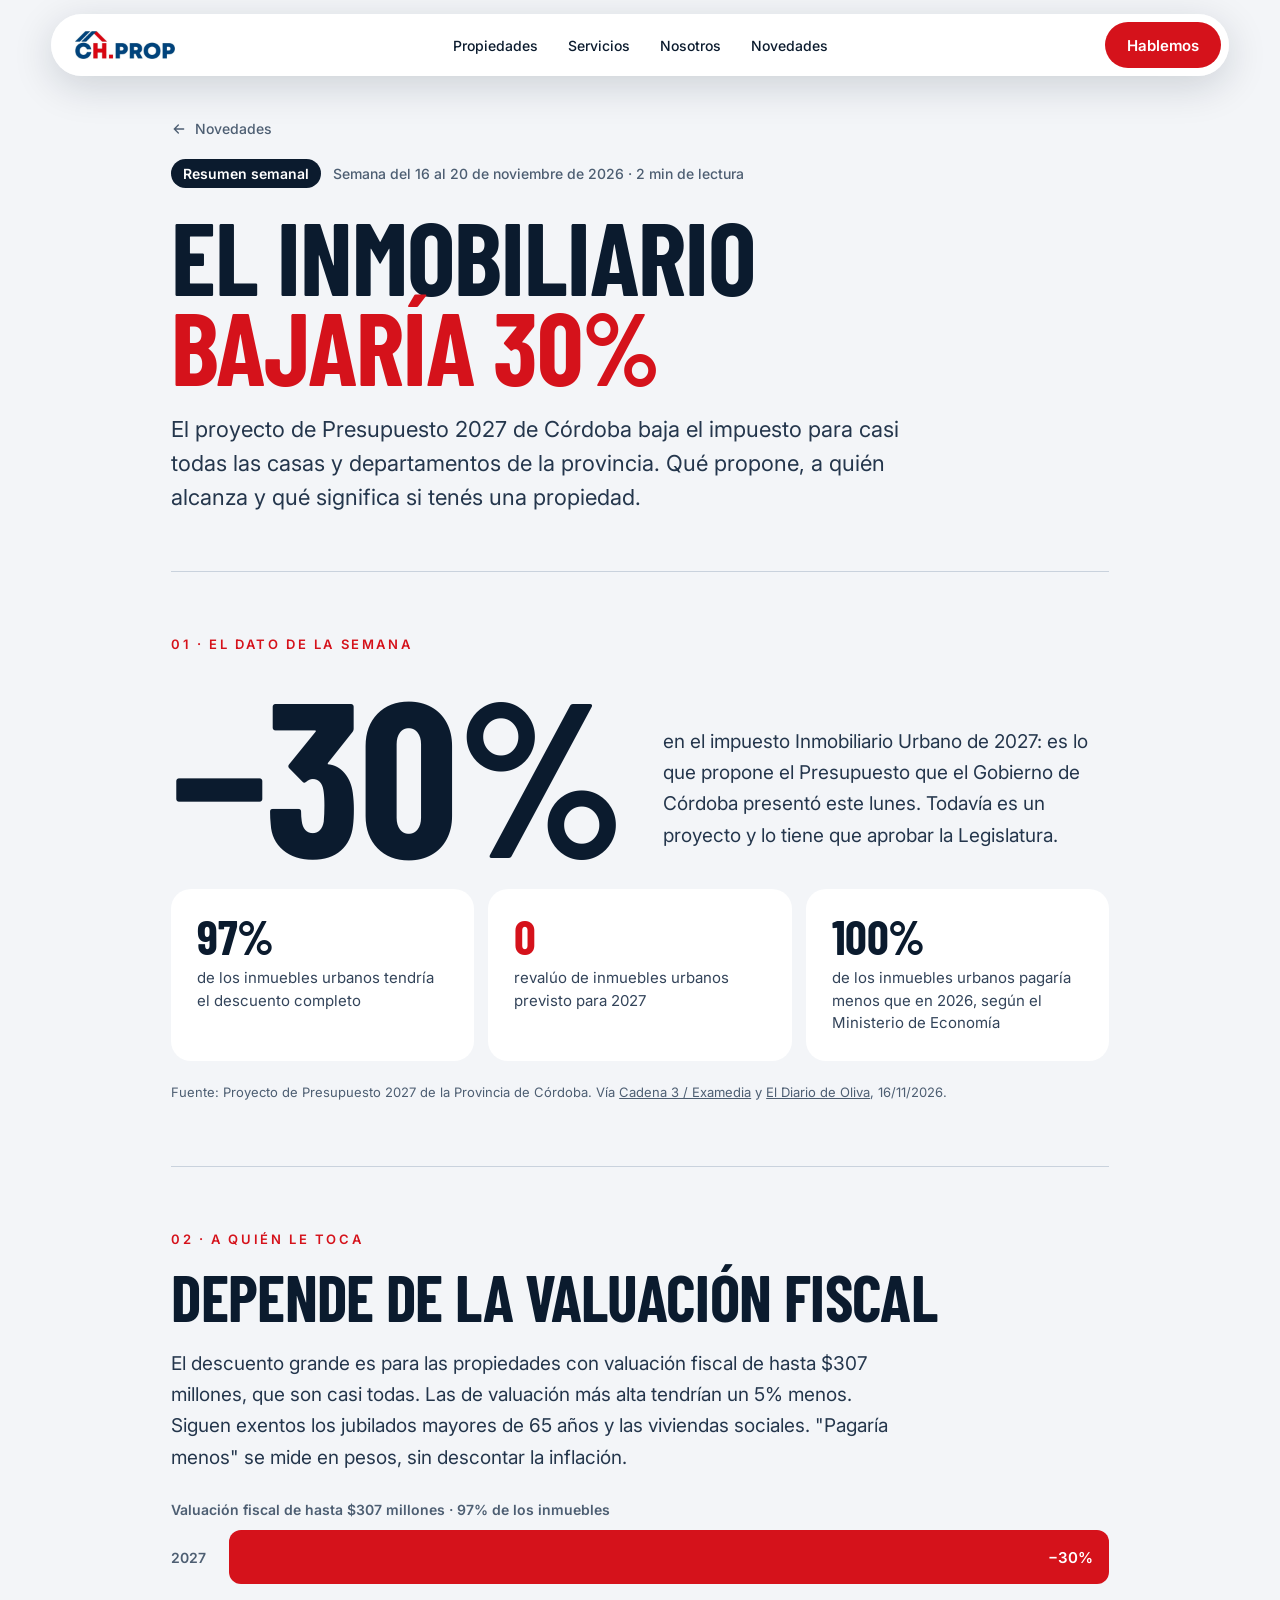
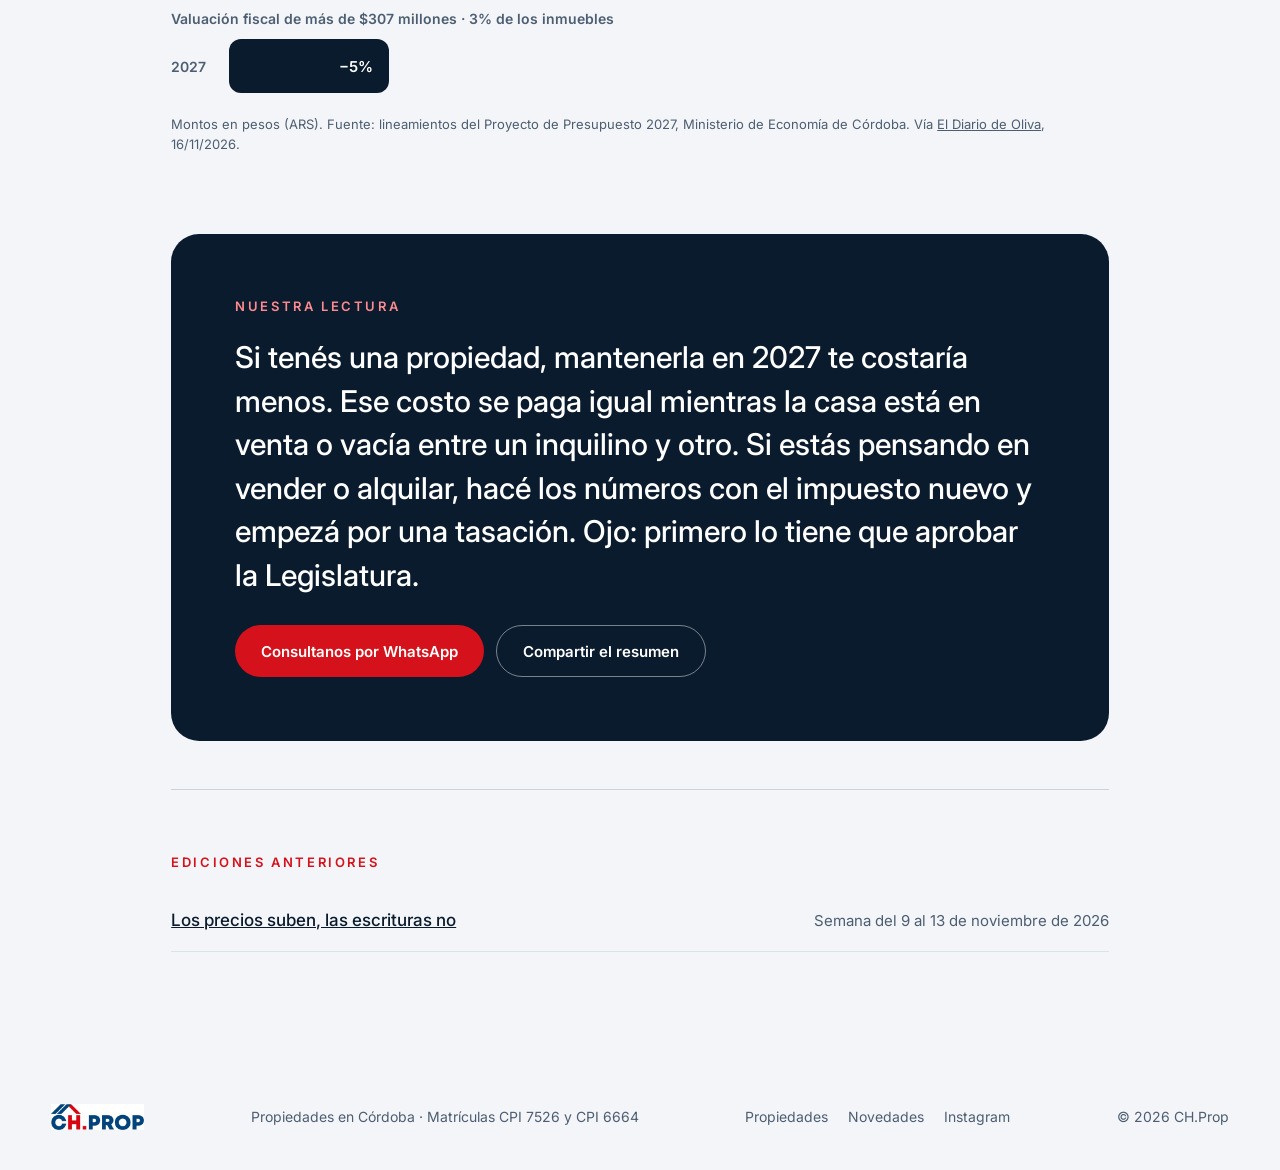
<file: novedades/2026-11-16.html>
<!DOCTYPE html>
<html lang="es">
<head>
<meta charset="UTF-8">
<meta name="viewport" content="width=device-width, initial-scale=1, viewport-fit=cover">
<title>Inmobiliario Urbano Córdoba 2027: bajaría 30% – Novedades CH.Prop</title>
<meta name="description" content="El Presupuesto 2027 de Córdoba propone bajar 30% el impuesto Inmobiliario Urbano para el 97% de las propiedades. A quién alcanza y qué significa si tenés una casa o depto.">
<meta name="theme-color" content="#07182E">
<meta property="og:title" content="Inmobiliario Urbano Córdoba 2027: bajaría 30% – Novedades CH.Prop">
<meta property="og:description" content="El Presupuesto 2027 de Córdoba propone bajar 30% el impuesto Inmobiliario Urbano para el 97% de las propiedades. A quién alcanza y qué significa si tenés una casa o depto.">
<meta property="og:type" content="article">
<link rel="canonical" href="https://chprop.com.ar/novedades/2026-11-16.html">
<meta property="og:url" content="https://chprop.com.ar/novedades/2026-11-16.html">
<meta property="og:image" content="https://chprop.com.ar/logo-chprop.png">
<script type="application/ld+json">
{
 "@context": "https://schema.org",
 "@type": "NewsArticle",
 "headline": "El Inmobiliario Urbano bajaría 30% en 2027",
 "description": "El Presupuesto 2027 de Córdoba propone bajar 30% el impuesto Inmobiliario Urbano para el 97% de las propiedades. A quién alcanza y qué significa si tenés una casa o depto.",
 "datePublished": "2026-11-16T09:00:00-03:00",
 "dateModified": "2026-11-16T09:00:00-03:00",
 "inLanguage": "es-AR",
 "mainEntityOfPage": "https://chprop.com.ar/novedades/2026-11-16.html",
 "image": "https://chprop.com.ar/logo-chprop.png",
 "author": {
  "@type": "Organization",
  "name": "CH.Prop",
  "url": "https://chprop.com.ar/"
 },
 "publisher": {
  "@type": "Organization",
  "name": "CH.Prop",
  "url": "https://chprop.com.ar/",
  "logo": {
   "@type": "ImageObject",
   "url": "https://chprop.com.ar/logo-chprop.png"
  }
 },
 "about": {
  "@type": "Place",
  "name": "Córdoba, Argentina"
 }
}
</script>
<link rel="icon" href="/favicon.ico" sizes="any">
<link rel="icon" type="image/png" href="/icono-192.png">
<link rel="apple-touch-icon" href="/icono-180.png">
<link rel="preconnect" href="https://fonts.googleapis.com">
<link rel="preconnect" href="https://fonts.gstatic.com" crossorigin>
<link href="https://fonts.googleapis.com/css2?family=Barlow+Condensed:wght@500;600;700&family=Inter:wght@400;500;600&display=swap" rel="stylesheet">
<link rel="stylesheet" href="/estilos.css">
<style>
.art{max-width:1040px;margin:0 auto;padding:120px var(--pad) 40px}
.blk{display:flex;flex-direction:column;gap:22px;padding:64px 0;border-top:1px solid var(--line)}
.body{margin:0;font-size:19px;line-height:1.65;color:#24364C;max-width:720px}
.src{margin:0;font-size:13px;line-height:1.5;color:var(--muted)}.src a{color:var(--muted)}
.tiles{display:grid;grid-template-columns:repeat(auto-fit,minmax(200px,1fr));gap:14px}
.tile{background:#fff;border-radius:20px;padding:26px;display:flex;flex-direction:column;gap:10px}
.tile b{font-size:48px}.tile span{font-size:15px;color:var(--body)}
.brow{display:flex;align-items:center;gap:14px}
.brow>span{width:44px;flex:none;font:600 14px Inter,sans-serif;color:var(--muted)}
.bar{height:54px;border-radius:12px;display:flex;align-items:center;justify-content:flex-end;padding:0 16px;font:600 15px Inter,sans-serif;transform-origin:left;transform:scaleX(0);transition:transform 1.2s var(--ease)}
.in .bar,.bars-in .bar{transform:none}
.rate{display:flex;justify-content:space-between;align-items:baseline;gap:16px;padding:18px 0;border-bottom:1px solid var(--line-l);flex-wrap:wrap}
.rate b{font-size:36px}
.h{margin:0;font-size:clamp(42px,5vw,72px)}
@media (max-width:900px){.art{padding-top:100px}.blk{padding:48px 0}.body{font-size:17px}.tile b{font-size:42px}}
@media (prefers-reduced-motion:reduce){.bar{transform:none}}
</style>
</head>
<body>

<header class="nav">
  <div class="nav-in">
    <a href="/" class="nav-logo" aria-label="CH.Prop — inicio"><img src="/logo-chprop.png" alt="CH.Prop" width="100" height="28"></a>
    <nav class="nav-links" aria-label="Principal">
      <a href="/#propiedades">Propiedades</a>
      <a href="/#servicios">Servicios</a>
      <a href="/#nosotros">Nosotros</a>
      <a href="/novedades.html">Novedades</a>
    </nav>
    <a class="btn red nav-cta" href="https://wa.me/5493518626653" target="_blank" rel="noopener">Hablemos</a>
    <a class="burger" href="/" aria-label="Volver al inicio" style="text-decoration:none"><svg width="20" height="20" viewBox="0 0 24 24" fill="none" stroke="currentColor" stroke-width="2" stroke-linecap="round" aria-hidden="true"><path d="M19 12H5M11 6l-6 6 6 6"/></svg></a>
  </div>
</header>

<main class="art">
  <div style="display:flex;flex-direction:column;gap:22px;padding-bottom:56px">
    <a href="/#novedades" class="fade" style="display:inline-flex;align-items:center;gap:8px;font:500 14px Inter,sans-serif;color:var(--muted);text-decoration:none"><svg width="16" height="16" viewBox="0 0 24 24" fill="none" stroke="currentColor" stroke-width="2" stroke-linecap="round" aria-hidden="true"><path d="M19 12H5M11 6l-6 6 6 6"/></svg>Novedades</a>
    <span class="fade" style="animation-delay:.1s;display:flex;gap:12px;flex-wrap:wrap;align-items:center;font:500 14px Inter,sans-serif;color:var(--muted)">
      <span style="background:var(--ink);color:#fff;padding:6px 12px;border-radius:999px;font-weight:600">Resumen semanal</span>
      Semana del 16 al 20 de noviembre de 2026 · 2 min de lectura
    </span>
    <h1 class="disp fade" style="animation-delay:.2s;margin:0;font-size:clamp(52px,8vw,112px)">El Inmobiliario<br><span style="color:var(--red)">bajaría 30%</span></h1>
    <p class="fade" style="animation-delay:.3s;margin:0;font-size:clamp(18px,2vw,22px);line-height:1.55;color:#24364C;max-width:760px">El proyecto de Presupuesto 2027 de Córdoba baja el impuesto para casi todas las casas y departamentos de la provincia. Qué propone, a quién alcanza y qué significa si tenés una propiedad.</p>
  </div>

  <section class="blk">
    <span class="kicker rv">01 · El dato de la semana</span>
    <div class="rv" style="display:flex;flex-wrap:wrap;align-items:flex-end;gap:8px 40px">
      <span class="disp" style="font-size:clamp(110px,18vw,220px)">−30%</span>
      <p class="body" style="flex:1 1 260px;padding-bottom:16px">en el impuesto Inmobiliario Urbano de 2027: es lo que propone el Presupuesto que el Gobierno de Córdoba presentó este lunes. Todavía es un proyecto y lo tiene que aprobar la Legislatura.</p>
    </div>
    <div class="tiles rv">
      <div class="tile"><b class="disp">97%</b><span>de los inmuebles urbanos tendría el descuento completo</span></div>
      <div class="tile"><b class="disp" style="color:var(--red)">0</b><span>revalúo de inmuebles urbanos previsto para 2027</span></div>
      <div class="tile"><b class="disp">100%</b><span>de los inmuebles urbanos pagaría menos que en 2026, según el Ministerio de Economía</span></div>
    </div>
    <p class="src rv">Fuente: Proyecto de Presupuesto 2027 de la Provincia de Córdoba. Vía <a href="https://examedia.com.ar/portada/post/88247682" target="_blank" rel="noopener">Cadena 3 / Examedia</a> y <a href="https://eldiariodeoliva.com/cordoba/presupuesto-2027-de-cordoba-baja-de-ingresos-brutos-al-350-y-descuentos-del-30-en-el-inmobiliario-urbano/" target="_blank" rel="noopener">El Diario de Oliva</a>, 16/11/2026.</p>
  </section>

  <section class="blk">
    <span class="kicker rv">02 · A quién le toca</span>
    <h2 class="disp h rv">Depende de la valuación fiscal</h2>
    <p class="body rv">El descuento grande es para las propiedades con valuación fiscal de hasta $307 millones, que son casi todas. Las de valuación más alta tendrían un 5% menos. Siguen exentos los jubilados mayores de 65 años y las viviendas sociales. "Pagaría menos" se mide en pesos, sin descontar la inflación.</p>
    <div class="rv" style="display:flex;flex-direction:column;gap:12px;padding-top:6px">
      <span style="font:600 14px Inter,sans-serif;color:var(--muted)">Valuación fiscal de hasta $307 millones · 97% de los inmuebles</span>
      <div class="brow"><span>2027</span><div class="bar" style="width:100%;background:var(--red);color:#fff">−30%</div></div>
      <span style="font:600 14px Inter,sans-serif;color:var(--muted);padding-top:14px">Valuación fiscal de más de $307 millones · 3% de los inmuebles</span>
      <div class="brow"><span>2027</span><div class="bar" style="width:17%;min-width:76px;background:var(--ink);color:#fff;transition-delay:.15s">−5%</div></div>
    </div>
    <p class="src rv">Montos en pesos (ARS). Fuente: lineamientos del Proyecto de Presupuesto 2027, Ministerio de Economía de Córdoba. Vía <a href="https://eldiariodeoliva.com/cordoba/presupuesto-2027-de-cordoba-baja-de-ingresos-brutos-al-350-y-descuentos-del-30-en-el-inmobiliario-urbano/" target="_blank" rel="noopener">El Diario de Oliva</a>, 16/11/2026.</p>
  </section>

  <section class="rv" style="background:var(--ink);color:#fff;border-radius:28px;padding:clamp(28px,5vw,64px);display:flex;flex-direction:column;gap:22px;margin-top:16px">
    <span class="kicker" style="color:#FF8A8F">Nuestra lectura</span>
    <p style="margin:0;font:500 clamp(20px,2.4vw,30px)/1.45 Inter,sans-serif;max-width:820px">Si tenés una propiedad, mantenerla en 2027 te costaría menos. Ese costo se paga igual mientras la casa está en venta o vacía entre un inquilino y otro. Si estás pensando en vender o alquilar, hacé los números con el impuesto nuevo y empezá por una tasación. Ojo: primero lo tiene que aprobar la Legislatura.</p>
    <div style="display:flex;gap:12px;flex-wrap:wrap;padding-top:6px">
      <a class="btn red" href="https://wa.me/5493518626653?text=Hola%2C%20le%C3%AD%20el%20resumen%20semanal%20y%20quiero%20consultar" target="_blank" rel="noopener">Consultanos por WhatsApp</a>
      <button type="button" class="btn ghost" id="share">Compartir el resumen</button>
    </div>
  </section>

  <section class="blk" style="margin-top:48px">
    <span class="kicker rv">Ediciones anteriores</span>
    <ul class="rv" style="margin:0;padding:0;list-style:none;display:flex;flex-direction:column">
      <li class="rate"><a href="/novedades/2026-11-09.html" style="font:500 17px Inter,sans-serif;color:var(--ink)">Los precios suben, las escrituras no</a><span style="color:var(--muted);font-size:15px">Semana del 9 al 13 de noviembre de 2026</span></li>
    </ul>
  </section>
</main>

<footer class="foot">
  <div class="foot-in">
    <img src="/logo-chprop.png" alt="CH.Prop" loading="lazy">
    <span>Propiedades en Córdoba · Matrículas CPI 7526 y CPI 6664</span>
    <nav aria-label="Pie"><a href="/#propiedades">Propiedades</a><a href="/novedades.html">Novedades</a><a href="https://www.instagram.com/ch.prop.ok" target="_blank" rel="noopener">Instagram</a></nav>
    <span>© 2026 CH.Prop</span>
  </div>
</footer>

<script>
(function () {
  var io = 'IntersectionObserver' in window ? new IntersectionObserver(function (es) {
    es.forEach(function (e) { if (e.isIntersecting) { e.target.classList.add('in'); io.unobserve(e.target); } });
  }, { rootMargin: '0px 0px -8% 0px' }) : null;
  document.querySelectorAll('.rv').forEach(function (el) { io ? io.observe(el) : el.classList.add('in'); });
  window.addEventListener('scroll', function () {
    document.querySelectorAll('.rv:not(.in)').forEach(function (el) { if (el.getBoundingClientRect().top < innerHeight) el.classList.add('in'); });
  }, { passive: true });
  var b = document.getElementById('share');
  b.addEventListener('click', function () {
    var url = location.href;
    if (navigator.share) { navigator.share({ title: document.title, url: url }).catch(function () {}); return; }
    if (navigator.clipboard) navigator.clipboard.writeText(url);
    b.textContent = 'Enlace copiado';
  });
})();
</script>
</body>
</html>
</file>
<file: estilos.css>
/* CH.Prop — estilos compartidos por la home y Novedades */
:root{
  --ink:#0B1B2E;--navy:#07182E;--red:#D5121B;--red-d:#B30E16;--red-l:#FF4A52;
  --ground:#F3F5F8;--muted:#4D5E72;--body:#33445A;--line:#C9D2DD;--line-l:#DCE2E9;
  --pad:clamp(16px,4vw,56px);--max:1328px;
  --ease:cubic-bezier(.2,.8,.2,1);
}
*,*::before,*::after{box-sizing:border-box}
html{scroll-behavior:smooth;-webkit-text-size-adjust:100%}
body{margin:0;font-family:Inter,system-ui,sans-serif;color:var(--ink);background:var(--ground);line-height:1.5;overflow-x:clip}
img{max-width:100%;display:block}
a{color:inherit}
button{font:inherit;color:inherit}
:focus-visible{outline:3px solid var(--red);outline-offset:3px}
.disp{font-family:'Barlow Condensed',sans-serif;text-transform:uppercase;letter-spacing:-.01em;line-height:.88;font-weight:700}
.wrap{max-width:var(--max);margin:0 auto;padding-left:var(--pad);padding-right:var(--pad)}
.kicker{font:600 13px Inter,sans-serif;letter-spacing:.2em;text-transform:uppercase;color:var(--red)}
.h2{margin:0;font-size:clamp(46px,6vw,88px)}
.lead{margin:0;font-size:17px;line-height:1.55;color:var(--muted);max-width:380px}
.sr{position:absolute;width:1px;height:1px;overflow:hidden;clip:rect(0 0 0 0);white-space:nowrap}
.head{display:flex;justify-content:space-between;align-items:flex-end;gap:24px;flex-wrap:wrap}

/* aparición al bajar */
.rv{opacity:0;transform:translateY(40px);transition:opacity .9s var(--ease),transform .9s var(--ease)}
.rv.in{opacity:1;transform:none}
.fade{opacity:0;animation:fi 1s ease forwards}
@keyframes fi{from{opacity:0;transform:translateY(16px)}to{opacity:1;transform:none}}

/* botones */
.btn{display:inline-flex;align-items:center;justify-content:center;gap:10px;min-height:52px;padding:0 26px;border-radius:999px;font:600 15px Inter,sans-serif;text-decoration:none;border:0;cursor:pointer;transition:transform .3s,background .3s,color .3s,border-color .3s}
.btn:hover{transform:translateY(-2px)}
.btn.red{background:var(--red);color:#fff}.btn.red:hover{background:var(--red-d)}
.btn.dark{background:var(--ink);color:#fff}.btn.dark:hover{background:#1C3150}
.btn.ghost{border:1px solid rgba(255,255,255,.45);color:#fff;background:transparent}.btn.ghost:hover{background:rgba(255,255,255,.1)}
.btn.line{border:1px solid var(--line);background:transparent;color:var(--ink)}.btn.line:hover{border-color:var(--ink)}

/* navegación */
.nav{position:fixed;top:14px;left:0;right:0;z-index:60;padding:0 var(--pad);pointer-events:none}
.nav-in{pointer-events:auto;max-width:var(--max);margin:0 auto;background:rgba(255,255,255,.96);backdrop-filter:blur(10px);-webkit-backdrop-filter:blur(10px);border-radius:999px;padding:8px 8px 8px 24px;display:flex;align-items:center;justify-content:space-between;gap:16px;box-shadow:0 10px 40px rgba(7,24,46,.16)}
.nav-logo img{height:28px;width:auto}
.nav-links{display:flex;gap:26px}
.nav-links a{text-decoration:none;font:500 14px Inter,sans-serif;position:relative;padding:12px 2px}
.nav-links a::after{content:'';position:absolute;left:0;right:0;bottom:6px;height:2px;background:var(--red);transform:scaleX(0);transform-origin:left;transition:transform .35s ease}
.nav-links a:hover::after{transform:scaleX(1)}
.nav-cta{min-height:46px;padding:0 22px}
.burger{display:none;width:46px;height:46px;border-radius:50%;border:0;background:var(--ink);color:#fff;align-items:center;justify-content:center;cursor:pointer}
.menu{position:fixed;inset:0;z-index:70;background:var(--navy);color:#fff;display:flex;flex-direction:column;padding:24px var(--pad) 32px;transform:translateY(-100%);transition:transform .6s var(--ease);visibility:hidden}
.menu.on{transform:none;visibility:visible}
.menu-top{display:flex;justify-content:space-between;align-items:center}
.menu-x{width:46px;height:46px;border-radius:50%;border:1px solid rgba(255,255,255,.35);background:none;color:#fff;display:flex;align-items:center;justify-content:center;cursor:pointer}
.menu nav{flex:1;display:flex;flex-direction:column;justify-content:center;gap:6px}
.menu nav a{font-family:'Barlow Condensed',sans-serif;font-weight:700;text-transform:uppercase;font-size:clamp(48px,13vw,72px);line-height:1.02;text-decoration:none;opacity:0;transform:translateY(24px);transition:opacity .5s,transform .5s var(--ease)}
.menu.on nav a{opacity:1;transform:none}
.menu.on nav a:nth-child(2){transition-delay:.05s}.menu.on nav a:nth-child(3){transition-delay:.1s}.menu.on nav a:nth-child(4){transition-delay:.15s}.menu.on nav a:nth-child(5){transition-delay:.2s}.menu.on nav a:nth-child(6){transition-delay:.25s}
.menu nav a span{color:var(--red-l)}

/* pie */
.foot{padding:48px var(--pad) 40px;background:var(--ground)}
.foot-in{max-width:var(--max);margin:0 auto;display:flex;justify-content:space-between;align-items:center;gap:20px 32px;flex-wrap:wrap;font-size:14px;color:var(--muted)}
.foot-in img{height:26px;width:auto}
.foot-in nav{display:flex;gap:20px;flex-wrap:wrap}
.foot-in a{color:var(--muted);text-decoration:none}.foot-in a:hover{color:var(--red)}

@media (max-width:900px){
  .nav-links,.nav-cta{display:none!important}
  .burger{display:flex}
  .nav{top:10px}
  .nav-in{padding:6px 6px 6px 18px}
  .nav-logo img{height:24px}
}
@media (prefers-reduced-motion:reduce){
  *,*::before,*::after{animation:none!important;transition:none!important}
  .rv,.fade{opacity:1!important;transform:none!important}
}

/* ── Suscripción a Novedades (suscribir.js) ── */
.subs{display:flex;flex-wrap:wrap;gap:clamp(24px,4vw,56px);align-items:center;background:#fff;border-radius:28px;padding:clamp(26px,4vw,48px)}
.subs-t{flex:1 1 340px;display:flex;flex-direction:column;gap:14px}
.subs-t b{font-size:clamp(32px,3.6vw,52px);line-height:1}
.subs-t p{margin:0;font-size:17px;line-height:1.55;color:var(--body);max-width:460px}
.subs form{flex:1 1 380px;display:flex;flex-direction:column;gap:14px}
.subs .row{display:grid;grid-template-columns:1fr 1fr;gap:14px}
.subs label{display:flex;flex-direction:column;gap:6px;font:600 13px Inter,sans-serif;color:var(--muted)}
.subs input,.subs select{font:400 16px Inter,sans-serif;color:var(--ink);border:1px solid var(--line);border-radius:14px;padding:14px 16px;background:#fff;width:100%;box-sizing:border-box}
.subs input:focus,.subs select:focus{outline:none;border-color:var(--ink)}
.subs [aria-invalid="true"]{border-color:var(--red)}
.subs .btn{align-self:flex-start}
.subs-ok{margin:0;font-size:15px;color:var(--body)}
.subs small{font-size:13px;color:var(--muted)}
@media (max-width:640px){.subs .row{grid-template-columns:1fr}.subs .btn{width:100%}}
.subs [hidden]{display:none}
</file>
